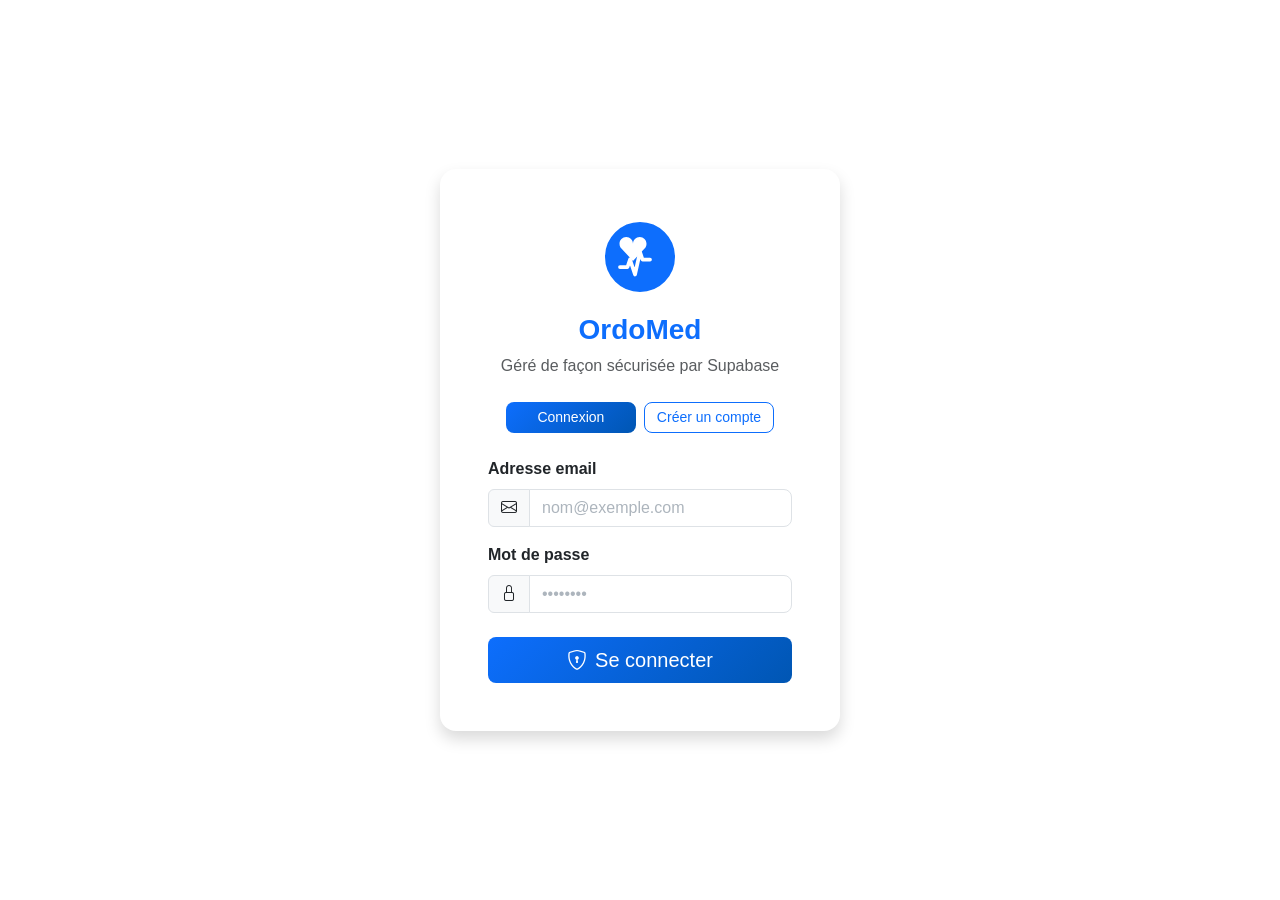
<file: index.html>
<!DOCTYPE html>
<html lang="fr" data-bs-theme="light">
<head>
    <meta charset="UTF-8">
    <meta name="viewport" content="width=device-width, initial-scale=1.0">
    <title>OrdoMed - Connexion / Inscription</title>
    
    <link rel="icon" type="image/svg+xml" href="images/favicon.svg">
    <link rel="icon" type="image/svg+xml" sizes="32x32" href="images/favicon-simple.svg">
    <link rel="apple-touch-icon" sizes="192x192" href="images/favicon-192.svg">
    
    <!-- Bootstrap 5 CSS -->
    <link href="https://cdn.jsdelivr.net/npm/bootstrap@5.3.2/dist/css/bootstrap.min.css" rel="stylesheet">
    <!-- Bootstrap Icons -->
    <link href="https://cdn.jsdelivr.net/npm/bootstrap-icons@1.11.1/font/bootstrap-icons.css" rel="stylesheet">
    <!-- Custom CSS original -->
    <link href="css/style.css" rel="stylesheet">
    
    <style>
        .login-page {
            min-height: 100vh;
            display: flex;
            align-items: center;
            justify-content: center;
            background-color: var(--bs-body-bg);
        }
        .login-card {
            width: 100%;
            max-width: 400px;
            border-radius: 1rem;
            box-shadow: 0 0.5rem 1rem rgba(0, 0, 0, 0.15);
        }
        .brand-logo {
            width: 80px;
            height: 80px;
            margin-bottom: 1rem;
        }
        .auth-tabs .btn { min-width: 130px; }
    </style>
</head>
<body class="login-page">
    <div class="container">
        <div class="card login-card mx-auto border-0">
            <div class="card-body p-4 p-md-5">
                <div class="text-center mb-4">
                    <img src="images/favicon.svg" alt="OrdoMed Logo" class="brand-logo">
                    <h2 class="h3 fw-bold text-primary">OrdoMed</h2>
                    <p class="text-muted">Géré de façon sécurisée par Supabase</p>
                </div>

                <div class="auth-tabs d-flex justify-content-center gap-2 mb-4">
                    <button type="button" id="tab-login" class="btn btn-primary btn-sm">Connexion</button>
                    <button type="button" id="tab-signup" class="btn btn-outline-primary btn-sm">Créer un compte</button>
                </div>

                <!-- CONNEXION -->
                <form id="login-form">
                    <div class="mb-3">
                        <label class="form-label" for="login-email">Adresse email</label>
                        <div class="input-group">
                            <span class="input-group-text"><i class="bi bi-envelope"></i></span>
                            <input type="email" id="login-email" class="form-control" placeholder="nom@exemple.com" required autocomplete="email">
                        </div>
                    </div>
                    <div class="mb-4">
                        <label class="form-label" for="login-password">Mot de passe</label>
                        <div class="input-group">
                            <span class="input-group-text"><i class="bi bi-lock"></i></span>
                            <input type="password" id="login-password" class="form-control" placeholder="••••••••" required minlength="6" autocomplete="current-password">
                        </div>
                    </div>
                    <div class="d-grid gap-2">
                        <button type="submit" id="login-btn" class="btn btn-primary btn-lg">
                            <i class="bi bi-shield-lock me-2"></i>Se connecter
                        </button>
                    </div>
                </form>

                <!-- CRÉATION DE COMPTE -->
                <form id="signup-form" style="display:none;">
                    <div class="mb-3">
                        <label class="form-label" for="signup-email">Adresse email</label>
                        <div class="input-group">
                            <span class="input-group-text"><i class="bi bi-envelope"></i></span>
                            <input type="email" id="signup-email" class="form-control" placeholder="nom@exemple.com" required autocomplete="email">
                        </div>
                    </div>
                    <div class="mb-3">
                        <label class="form-label" for="signup-password">Mot de passe</label>
                        <div class="input-group">
                            <span class="input-group-text"><i class="bi bi-lock"></i></span>
                            <input type="password" id="signup-password" class="form-control" placeholder="••••••••" required minlength="6" autocomplete="new-password">
                        </div>
                    </div>
                    <div class="mb-4">
                        <label class="form-label" for="signup-password2">Confirmer le mot de passe</label>
                        <div class="input-group">
                            <span class="input-group-text"><i class="bi bi-lock"></i></span>
                            <input type="password" id="signup-password2" class="form-control" placeholder="••••••••" required minlength="6" autocomplete="new-password">
                        </div>
                    </div>
                    <div class="d-grid gap-2">
                        <button type="submit" id="signup-btn" class="btn btn-primary btn-lg">
                            <i class="bi bi-person-plus me-2"></i>Créer mon compte
                        </button>
                    </div>
                </form>

                <div id="auth-msg" class="alert mt-3 mb-0" style="display: none;" role="alert"></div>
            </div>
        </div>
    </div>

    <script type="module" src="js/auth.js"></script>
</body>
</html>
</file>
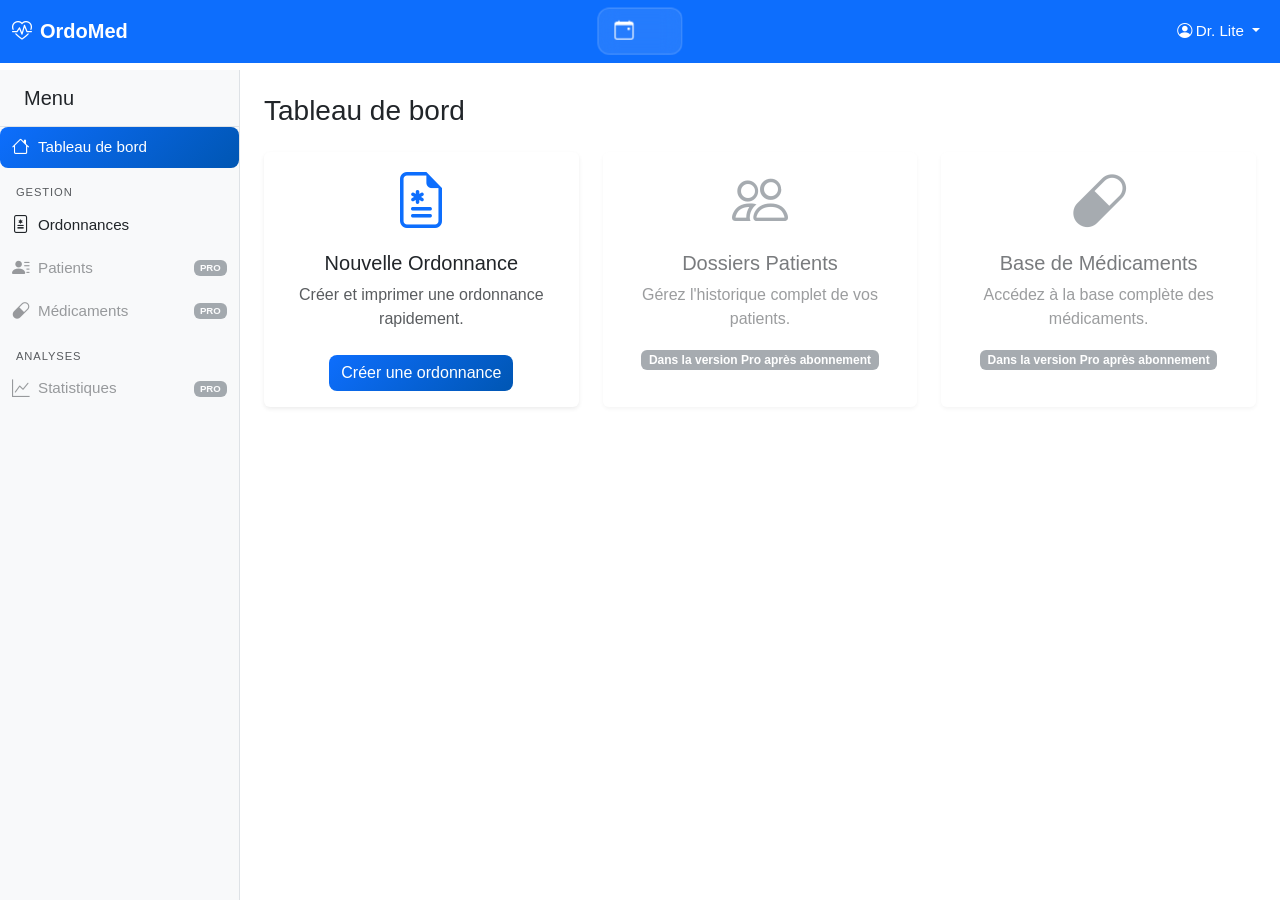
<file: dashboard.html>
<!DOCTYPE html>
<html lang="fr" data-bs-theme="light">
<head>
    <meta charset="UTF-8">
    <meta name="viewport" content="width=device-width, initial-scale=1.0">
    <title>OrdoMed - Tableau de bord</title>
    
    <link rel="icon" type="image/svg+xml" href="images/favicon.svg">
    <link rel="icon" type="image/svg+xml" sizes="32x32" href="images/favicon-simple.svg">
    <link rel="apple-touch-icon" sizes="192x192" href="images/favicon-192.svg">
    
    <!-- Bootstrap 5 CSS -->
    <link href="https://cdn.jsdelivr.net/npm/bootstrap@5.3.2/dist/css/bootstrap.min.css" rel="stylesheet">
    <!-- Bootstrap Icons -->
    <link href="https://cdn.jsdelivr.net/npm/bootstrap-icons@1.11.1/font/bootstrap-icons.css" rel="stylesheet">
    <!-- Custom CSS -->
    <link href="css/style.css" rel="stylesheet">
    
    <style>
        .pro-feature {
            opacity: 0.6;
            cursor: not-allowed;
        }
        .pro-feature > * {
            pointer-events: none;
        }
    </style>
</head>
<body data-bs-theme="light">
    <!-- Navigation -->
    <nav class="navbar navbar-expand-lg navbar-dark bg-primary fixed-top">
        <div class="container-fluid position-relative">
            <a class="navbar-brand fw-bold" href="dashboard.html">
                <i class="bi bi-heart-pulse me-2"></i>OrdoMed
            </a>
            
            <!-- Date Picker (desktop only) -->
            <div class="navbar-date-wrapper d-none d-lg-block">
                <div class="navbar-date-modern">
                    <div class="date-icon">
                        <i class="bi bi-calendar-event me-1"></i>
                    </div>
                    <div class="date-content">
                        <div class="date-month" id="date-d"></div>
                        <div class="date-month" id="date-m"></div>
                        <div class="date-month" id="date-y"></div>
                    </div>
                </div>
            </div>
            
            <!-- Mobile User Dropdown -->
            <div class="d-lg-none ms-auto">
                <div class="dropdown">
                    <a class="nav-link dropdown-toggle text-white d-flex align-items-center" href="#" role="button" data-bs-toggle="dropdown">
                        <i class="bi bi-person-circle me-1"></i>Dr. Lite
                    </a>
                    <ul class="dropdown-menu dropdown-menu-end">
                        <li><hr class="dropdown-divider"></li>
                        <li class="dropdown-item-text small text-warning">Version Lite</li>
                        <li><hr class="dropdown-divider"></li>
                        <li><a class="dropdown-item" href="#" id="logout-mobile">
                            <i class="bi bi-box-arrow-right me-2"></i>Déconnexion
                        </a></li>
                    </ul>
                </div>
            </div>
            
            <button class="navbar-toggler ms-2 sidebar-toggle" type="button">
                <span class="navbar-toggler-icon"></span>
            </button>
            
            <div class="collapse navbar-collapse justify-content-end" id="navbarNav">
                <ul class="navbar-nav ms-3">
                    <!-- User Dropdown (desktop) -->
                    <li class="nav-item dropdown d-none d-lg-block">
                        <a class="nav-link dropdown-toggle" href="#" role="button" data-bs-toggle="dropdown">
                            <i class="bi bi-person-circle me-1"></i>Dr. Lite
                        </a>
                        <ul class="dropdown-menu dropdown-menu-end">
                            <li><hr class="dropdown-divider"></li>
                            <li class="dropdown-item-text small text-warning">Version Lite</li>
                            <li><hr class="dropdown-divider"></li>
                            <li><a class="dropdown-item" href="#" id="logout-desktop">
                                <i class="bi bi-box-arrow-right me-2"></i>Déconnexion
                            </a></li>
                        </ul>
                    </li>
                </ul>
            </div>
        </div>
    </nav>

    <!-- Sidebar -->
    <div class="app-sidebar" id="sidebar">
        <div class="sidebar-header d-flex justify-content-between align-items-center">
            <h5 class="mb-0">Menu</h5>
            <button class="btn-close d-lg-none sidebar-close"></button>
        </div>
        <ul class="app-sidebar-nav list-unstyled mb-0">
            <li>
                <a href="dashboard.html" class="app-sidebar-link active">
                    <i class="bi bi-house me-2"></i>Tableau de bord
                </a>
            </li>
            <li class="mt-3 app-sidebar-header px-3 mb-1 text-muted text-uppercase small">Gestion</li>
            <li>
                <a href="ordonnance.html" class="app-sidebar-link">
                    <i class="bi bi-file-medical me-2"></i>Ordonnances
                </a>
            </li>
            <li class="pro-feature" title="Dans la version Pro après abonnement">
                <a href="#" class="app-sidebar-link text-muted">
                    <i class="bi bi-person-lines-fill me-2"></i>Patients
                    <span class="badge bg-secondary ms-auto" style="font-size: 0.6rem;">PRO</span>
                </a>
            </li>
            <li class="pro-feature" title="Dans la version Pro après abonnement">
                <a href="#" class="app-sidebar-link text-muted">
                    <i class="bi bi-capsule me-2"></i>Médicaments
                    <span class="badge bg-secondary ms-auto" style="font-size: 0.6rem;">PRO</span>
                </a>
            </li>
            
            <li class="mt-3 app-sidebar-header px-3 mb-1 text-muted text-uppercase small">Analyses</li>
            <li class="pro-feature" title="Dans la version Pro après abonnement">
                <a href="#" class="app-sidebar-link text-muted">
                    <i class="bi bi-graph-up me-2"></i>Statistiques
                    <span class="badge bg-secondary ms-auto" style="font-size: 0.6rem;">PRO</span>
                </a>
            </li>
        </ul>
    </div>

    <!-- Main Content -->
    <main class="main-content">
        <div class="p-3 p-md-4">
            <h1 class="h3 mb-4">Tableau de bord</h1>
            
            <div class="row g-4">
                <div class="col-md-4">
                    <div class="card h-100 shadow-sm">
                        <div class="card-body text-center">
                            <div class="display-4 text-primary mb-3"><i class="bi bi-file-earmark-medical"></i></div>
                            <h5 class="card-title">Nouvelle Ordonnance</h5>
                            <p class="card-text text-muted">Créer et imprimer une ordonnance rapidement.</p>
                            <a href="ordonnance.html" class="btn btn-primary mt-2">Créer une ordonnance</a>
                        </div>
                    </div>
                </div>

                <div class="col-md-4">
                    <div class="card h-100 shadow-sm pro-feature">
                        <div class="card-body text-center">
                            <div class="display-4 text-secondary mb-3"><i class="bi bi-people"></i></div>
                            <h5 class="card-title">Dossiers Patients</h5>
                            <p class="card-text text-muted">Gérez l'historique complet de vos patients.</p>
                            <span class="badge bg-secondary">Dans la version Pro après abonnement</span>
                        </div>
                    </div>
                </div>

                <div class="col-md-4">
                    <div class="card h-100 shadow-sm pro-feature">
                        <div class="card-body text-center">
                            <div class="display-4 text-secondary mb-3"><i class="bi bi-capsule"></i></div>
                            <h5 class="card-title">Base de Médicaments</h5>
                            <p class="card-text text-muted">Accédez à la base complète des médicaments.</p>
                            <span class="badge bg-secondary">Dans la version Pro après abonnement</span>
                        </div>
                    </div>
                </div>
            </div>
        <div class="modal fade" id="ordonnanceSettingsModal" tabindex="-1" aria-hidden="true">
      <div class="modal-dialog modal-lg modal-dialog-scrollable">
        <div class="modal-content">
          <div class="modal-header bg-primary text-white">
            <h5 class="modal-title">
              <i class="bi bi-gear me-2"></i>Paramètres d'ordonnance
            </h5>
            <button type="button" class="btn-close btn-close-white" data-bs-dismiss="modal" aria-label="Close"></button>
          </div>
          <form id="ordonnance-settings-form" method="post">
            
            <div class="modal-body" style="max-height: 70vh; overflow-y: auto;">
              <div id="settings-alert" class="alert d-none" role="alert"></div>

              <div class="row g-4">
                <!-- Form sections -->
                <div class="col-lg-12">

                  <!-- Type d'ordonnance -->
                  <div class="mb-3">
                    <label class="form-label fw-semibold" for="ordonnance_type">
                      <i class="bi bi-file-medical me-1"></i>Type d'ordonnance
                    </label>
                    <select name="ordonnance_type" class="form-select" id="ordonnance_type" required>
                      <option value="">Sélectionner un type</option>
                    </select>
                    <div class="form-text">Chaque type peut avoir ses propres réglages d'impression.</div>
                  </div>

                  <!-- Page & Marges -->
                  <div class="mb-2">
                    <div class="d-flex align-items-center mb-2">
                      <span class="badge text-bg-secondary me-2">1</span>
                      <h6 class="m-0">Page et marges</h6>
                    </div>
                    <div class="row g-1">
                      <div class="col-md-4">
                        <label class="form-label small" for="page_format">Format</label>
                        <select name="page_format" class="form-select" id="page_format">
                          <option value="A4">A4</option>
                          <option value="A5" selected>A5</option>
                          <option value="Letter">Letter</option>
                        </select>
                      </div>
                      <div class="col-md-4">
                        <label class="form-label small" for="orientation">Orientation</label>
                        <select name="orientation" class="form-select" id="orientation">
                          <option value="portrait" selected>Portrait</option>
                          <option value="landscape">Paysage</option>
                        </select>
                      </div>
                      <div class="col-md-4">
                        <label class="form-label small" for="header_spacer_cm">Espace entête (cm)</label>
                        <input type="number" name="header_spacer_cm" class="form-control" id="header_spacer_cm" value="4.5" min="0" max="15" step="0.1">
                      </div>
                    </div>
                    <div class="row g-1 mt-2">
                      <div class="col-3">
                        <label class="form-label small" for="margin_top">Marge haut (cm)</label>
                        <input type="number" name="margin_top" class="form-control" id="margin_top" value="0" min="0" max="5" step="0.1">
                      </div>
                      <div class="col-3">
                        <label class="form-label small" for="margin_right">Marge droite (cm)</label>
                        <input type="number" name="margin_right" class="form-control" id="margin_right" value="1" min="0" max="5" step="0.1">
                      </div>
                      <div class="col-3">
                        <label class="form-label small" for="margin_bottom">Marge bas (cm)</label>
                        <input type="number" name="margin_bottom" class="form-control" id="margin_bottom" value="0" min="0" max="5" step="0.1">
                      </div>
                      <div class="col-3">
                        <label class="form-label small" for="margin_left">Marge gauche (cm)</label>
                        <input type="number" name="margin_left" class="form-control" id="margin_left" value="1" min="0" max="5" step="0.1">
                      </div>
                    </div>
                    <div class="alert alert-info py-2 px-3 small mt-2 mb-0">
                      <i class="bi bi-info-circle me-1"></i>
                      Le format, l'orientation et les marges définissent la zone imprimable. L'espace entête rÚserve une bande en haut (logos/en-tÛtes) et n'affecte pas la position Y des éléments.
                    </div>
                  </div>

                  <!-- Position de la date -->
                  <div class="mb-2">
                    <div class="d-flex align-items-center mb-2">
                      <span class="badge text-bg-secondary me-2">2</span>
                      <h6 class="m-0">Position de la date</h6>
                      <i class="bi bi-question-circle ms-2" data-bs-toggle="tooltip" title="Réglez la distance depuis le haut de la page (cm) et l\'alignement horizontal."></i>
                    </div>
                    <div class="row g-1">
                      <div class="col-md-5">
                        <label class="form-label small" for="date_position_y">Position verticale (cm)</label>
                        <input type="number" name="date_position_y" class="form-control" id="date_position_y" value="4.5" min="0" max="20" step="0.1">
                      </div>
                      <div class="col-md-7">
                        <label class="form-label small" for="date_align">Alignement horizontal</label>
                        <select name="date_align" class="form-select" id="date_align">
                          <option value="left">Gauche</option>
                          <option value="center" selected>Centre</option>
                          <option value="right">Droite</option>
                        </select>
                      </div>
                    </div>
                  </div>

                  <!-- Position du patient -->
                  <div class="mb-2">
                    <div class="d-flex align-items-center mb-2">
                      <span class="badge text-bg-secondary me-2">3</span>
                      <h6 class="m-0">Position du patient</h6>
                      <i class="bi bi-question-circle ms-2" data-bs-toggle="tooltip" title="Réglez la position verticale et l\'alignement du nom du patient."></i>
                    </div>
                    <div class="row g-1">
                      <div class="col-md-5">
                        <label class="form-label small" for="patient_position_y">Position verticale (cm)</label>
                        <input type="number" name="patient_position_y" class="form-control" id="patient_position_y" value="5.5" min="0" max="20" step="0.1">
                      </div>
                      <div class="col-md-7">
                        <label class="form-label small" for="patient_align">Alignement horizontal</label>
                        <select name="patient_align" class="form-select" id="patient_align">
                          <option value="left">Gauche</option>
                          <option value="center" selected>Centre</option>
                          <option value="right">Droite</option>
                        </select>
                      </div>
                    </div>
                  </div>

                  <!-- Code APCI -->
                  <div class="mb-2">
                    <div class="d-flex align-items-center mb-2">
                      <span class="badge text-bg-secondary me-2">4</span>
                      <h6 class="m-0">Code APCI</h6>
                      <i class="bi bi-question-circle ms-2" data-bs-toggle="tooltip" title="Réglez la position du code APCI et son alignement, et choisissez si le libellé doit Ûtre affiché."></i>
                    </div>
                    <div class="row g-1">
                      <div class="col-md-5">
                        <label class="form-label small" for="apci_position_y">Position verticale (cm)</label>
                        <input type="number" name="apci_position_y" class="form-control" id="apci_position_y" value="6.5" min="0" max="25" step="0.1">
                      </div>
                      <div class="col-md-4">
                        <label class="form-label small" for="apci_align">Alignement horizontal</label>
                        <select name="apci_align" class="form-select" id="apci_align">
                          <option value="left">Gauche</option>
                          <option value="center" selected>Centre</option>
                          <option value="right">Droite</option>
                        </select>
                      </div>
                      <div class="col-md-3 d-flex align-items-end">
                        <div class="form-check">
                          <input class="form-check-input" type="checkbox" id="apci_show_label" name="apci_show_label" checked>
                          <label class="form-check-label" for="apci_show_label">Afficher le libellé</label>
                        </div>
                      </div>
                    </div>
                  </div>

                  <!-- Médicaments -->
                    <div class="mb-2">
                      <div class="d-flex align-items-center mb-2">
                        <span class="badge text-bg-secondary me-2">5</span>
                        <h6 class="m-0">Médicaments</h6>
                        <i class="bi bi-question-circle ms-2" data-bs-toggle="tooltip" title="Définissez la position de départ des lignes de médicaments et le nombre maximal par page."></i>
                      </div>
                      <div class="row g-1">
                        <div class="col-md-6">
                          <label class="form-label small" for="medications_position_y">Position des médicaments (cm)</label>
                          <input type="number" name="medications_position_y" class="form-control" id="medications_position_y" value="7.5" min="0" max="25" step="0.1">
                        </div>
                        <div class="col-md-6">
                          <label class="form-label small" for="max_medications">Médicaments max/page</label>
                          <input type="number" name="max_medications" class="form-control" id="max_medications" value="7" min="1" max="20">
                        </div>
                      </div>
                    </div>
                </div>
              </div>
            </div>
            <div class="modal-footer bg-light border-top">
              <button type="button" class="btn btn-secondary" data-bs-dismiss="modal">
                <i class="bi bi-x-lg me-1"></i>Annuler
              </button>
              <button type="submit" class="btn btn-primary">
                <span class="spinner-border spinner-border-sm me-2 d-none" role="status" aria-hidden="true" id="settings-spinner"></span>
                <i class="bi bi-check-lg me-1"></i>Sauvegarder
              </button>
            </div>
          </form>
        </div>
      </div>
    </div>
    </main>
    </div>

    <script type="module">
        import { supabase, checkAuth } from './js/app.js';

        // Sidebar toggle logic
        document.querySelector('.sidebar-toggle')?.addEventListener('click', () => {
            document.getElementById('sidebar').classList.toggle('show');
        });
        document.querySelector('.sidebar-close')?.addEventListener('click', () => {
            document.getElementById('sidebar').classList.remove('show');
        });

        // Date display
        const d = new Date();
        const months = ['Jan', 'Fév', 'Mar', 'Avr', 'Mai', 'Juin', 'Juil', 'Août', 'Sep', 'Oct', 'Nov', 'Déc'];
        document.getElementById('date-d').textContent = d.getDate().toString().padStart(2, '0');
        document.getElementById('date-m').textContent = months[d.getMonth()];
        document.getElementById('date-y').textContent = d.getFullYear();

        // Auth
        await checkAuth();
        const doLogout = async () => {
            await supabase.auth.signOut();
            window.location.href = 'index.html';
        };
        document.getElementById('logout-mobile')?.addEventListener('click', doLogout);
        document.getElementById('logout-desktop')?.addEventListener('click', doLogout);
    </script>
    <script src="https://cdn.jsdelivr.net/npm/bootstrap@5.3.2/dist/js/bootstrap.bundle.min.js"></script>
</body>
</html>
</file>
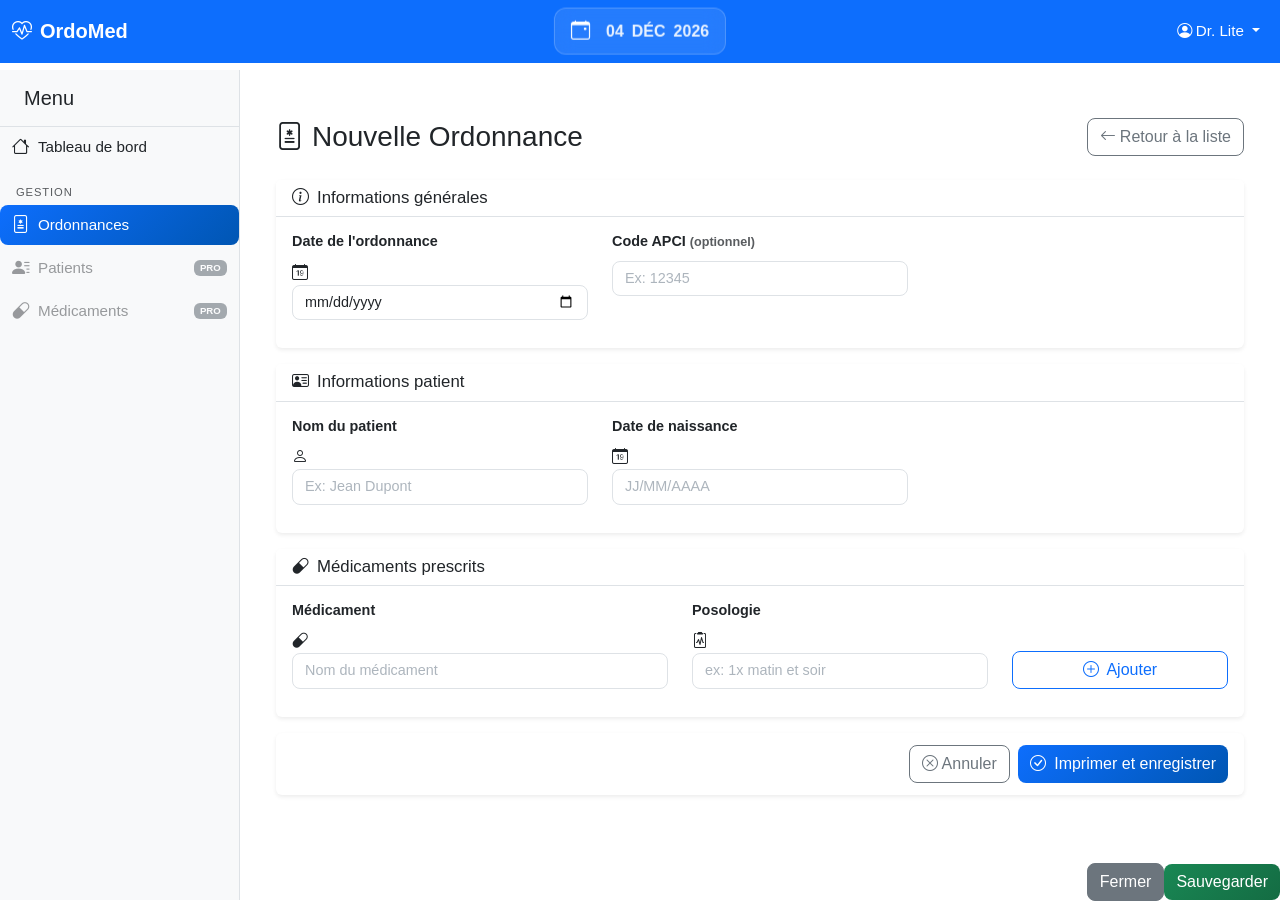
<file: ordonnance.html>
<!DOCTYPE html>
<html lang="fr" data-bs-theme="light">
<head>
    <meta charset="UTF-8">
    <meta name="viewport" content="width=device-width, initial-scale=1.0">
    <title>Ordonnance - OrdoMed</title>
    
    <link rel="icon" type="image/svg+xml" href="images/favicon.svg">
    <link rel="icon" type="image/svg+xml" sizes="32x32" href="images/favicon-simple.svg">
    <link rel="apple-touch-icon" sizes="192x192" href="images/favicon-192.svg">
    
    <link href="https://cdn.jsdelivr.net/npm/bootstrap@5.3.2/dist/css/bootstrap.min.css" rel="stylesheet">
    <link href="https://cdn.jsdelivr.net/npm/bootstrap-icons@1.11.1/font/bootstrap-icons.css" rel="stylesheet">
    <link href="css/style.css" rel="stylesheet">
    
    <style>
        .pro-feature { opacity: 0.6; cursor: not-allowed; }
        .pro-feature > * { pointer-events: none; }
        
        @media print {
            body * { visibility: hidden; }
            #print-area, #print-area * { visibility: visible; }
            #print-area { position: absolute; left: 0; top: 0; width: 100%; margin: 0; padding: 0; }
            .no-print { display: none !important; }
        }
        
        .print-preview {
            background: white;
            box-shadow: 0 0 10px rgba(0,0,0,0.1);
            min-height: 297mm; /* A4 */
            width: 210mm;
            margin: 0 auto;
            position: relative;
            transform: scale(0.65);
            transform-origin: top center;
        }
    </style>
</head>
<body data-bs-theme="light">
    <!-- Navigation -->
    <nav class="navbar navbar-expand-lg navbar-dark bg-primary fixed-top no-print">
        <div class="container-fluid position-relative">
            <a class="navbar-brand fw-bold" href="dashboard.html">
                <i class="bi bi-heart-pulse me-2"></i>OrdoMed
            </a>
            
            <!-- Date Picker (desktop only) -->
            <div class="navbar-date-wrapper d-none d-lg-block">
                <div class="navbar-date-modern">
                    <div class="date-icon">
                        <i class="bi bi-calendar-event me-1"></i>
                    </div>
                    <div class="date-content">
                        <div class="date-month" id="date-d"></div>
                        <div class="date-month" id="date-m"></div>
                        <div class="date-month" id="date-y"></div>
                    </div>
                </div>
            </div>
            
            <!-- Mobile User Dropdown -->
            <div class="d-lg-none ms-auto">
                <div class="dropdown">
                    <a class="nav-link dropdown-toggle text-white d-flex align-items-center" href="#" role="button" data-bs-toggle="dropdown">
                        <i class="bi bi-person-circle me-1"></i>Dr. Lite
                    </a>
                    <ul class="dropdown-menu dropdown-menu-end">
                        <li><a class="dropdown-item" href="#" data-bs-toggle="modal" data-bs-target="#ordonnanceSettingsModal">
                            <i class="bi bi-gear me-2"></i>Paramètres ordonnance
                        </a></li>
                        <li><hr class="dropdown-divider"></li>
                        <li class="dropdown-item-text small text-warning">Version Lite</li>
                        <li><hr class="dropdown-divider"></li>
                        <li><a class="dropdown-item" href="#" id="logout-mobile">
                            <i class="bi bi-box-arrow-right me-2"></i>Déconnexion
                        </a></li>
                    </ul>
                </div>
            </div>
            
            <button class="navbar-toggler ms-2 sidebar-toggle" type="button">
                <span class="navbar-toggler-icon"></span>
            </button>
            
            <div class="collapse navbar-collapse justify-content-end" id="navbarNav">
                <ul class="navbar-nav ms-3">
                    <!-- User Dropdown (desktop) -->
                    <li class="nav-item dropdown d-none d-lg-block">
                        <a class="nav-link dropdown-toggle" href="#" role="button" data-bs-toggle="dropdown">
                            <i class="bi bi-person-circle me-1"></i>Dr. Lite
                        </a>
                        <ul class="dropdown-menu dropdown-menu-end">
                            <li><a class="dropdown-item" href="#" data-bs-toggle="modal" data-bs-target="#ordonnanceSettingsModal">
                                <i class="bi bi-gear me-2"></i>Paramètres ordonnance
                            </a></li>
                            <li><hr class="dropdown-divider"></li>
                            <li class="dropdown-item-text small text-warning">Version Lite</li>
                            <li><hr class="dropdown-divider"></li>
                            <li><a class="dropdown-item" href="#" id="logout-desktop">
                                <i class="bi bi-box-arrow-right me-2"></i>Déconnexion
                            </a></li>
                        </ul>
                    </li>
                </ul>
            </div>
        </div>
    </nav>

    <!-- Sidebar -->
    <div class="app-sidebar no-print" id="sidebar">
        <div class="sidebar-header d-flex justify-content-between align-items-center">
            <h5 class="mb-0">Menu</h5>
            <button class="btn-close d-lg-none sidebar-close"></button>
        </div>
        <ul class="app-sidebar-nav list-unstyled mb-0">
            <li>
                <a href="dashboard.html" class="app-sidebar-link">
                    <i class="bi bi-house me-2"></i>Tableau de bord
                </a>
            </li>
            <li class="mt-3 app-sidebar-header px-3 mb-1 text-muted text-uppercase small">Gestion</li>
            <li>
                <a href="ordonnance.html" class="app-sidebar-link active">
                    <i class="bi bi-file-medical me-2"></i>Ordonnances
                </a>
            </li>
            <li class="pro-feature" title="Dans la version Pro après abonnement">
                <a href="#" class="app-sidebar-link text-muted">
                    <i class="bi bi-person-lines-fill me-2"></i>Patients
                    <span class="badge bg-secondary ms-auto" style="font-size: 0.6rem;">PRO</span>
                </a>
            </li>
            <li class="pro-feature" title="Dans la version Pro après abonnement">
                <a href="#" class="app-sidebar-link text-muted">
                    <i class="bi bi-capsule me-2"></i>Médicaments
                    <span class="badge bg-secondary ms-auto" style="font-size: 0.6rem;">PRO</span>
                </a>
            </li>
        </ul>
    </div>

    <!-- Main Content -->
    <main class="main-content p-3 p-md-4">
        <div class="container-fluid page-compact" id="ordonnance-create-main">
            <div class="d-flex justify-content-between align-items-center mb-4 no-print">
                <h1 class="h3 mb-0">
                    <i class="bi bi-file-medical me-2"></i>Nouvelle Ordonnance
                </h1>
                <div class="d-flex gap-2">
                    <a href="dashboard.html" class="btn btn-outline-secondary">
                        <i class="bi bi-arrow-left me-1"></i>Retour à la liste
                    </a>
                </div>
            </div>

            <div class="no-print">
                <!-- Informations générales -->
                <div class="card mb-3">
                    <div class="card-header bg-white">
                        <h5 class="mb-0">
                            <i class="bi bi-info-circle me-2"></i>Informations générales
                        </h5>
                    </div>
                    <div class="card-body">
                        <div class="row">
                            <div class="col-md-4 mb-3">
                                <label class="form-label">Date de l'ordonnance</label>
                                <div class="custom-combobox">
                                    <i class="bi bi-calendar-date combobox-icon"></i>
                                    <input type="date" id="ordo-date" class="form-control" value="">
                                </div>
                            </div>
                            <div class="col-md-4 mb-3">
                                <label class="form-label">Code APCI <span class="text-muted small">(optionnel)</span></label>
                                <div class="input-group">
                                    <input type="text" id="code-apci" class="form-control" placeholder="Ex: 12345">
                                </div>
                            </div>
                        </div>
                    </div>
                </div>

                <!-- Informations patient -->
                <div class="card mb-3">
                    <div class="card-header bg-white">
                        <h5 class="mb-0">
                            <i class="bi bi-person-vcard me-2"></i>Informations patient
                        </h5>
                    </div>
                    <div class="card-body">
                        <div class="row">
                            <div class="col-md-4 mb-3">
                                <label class="form-label">Nom du patient</label>
                                <div class="custom-combobox">
                                    <i class="bi bi-person combobox-icon"></i>
                                    <input type="text" id="patient-name" class="form-control" placeholder="Ex: Jean Dupont">
                                </div>
                            </div>
                            <div class="col-md-4 mb-3">
                                <label class="form-label">Date de naissance</label>
                                <div class="custom-combobox">
                                    <i class="bi bi-calendar-date combobox-icon"></i>
                                    <input type="text" id="patient_birth_date" class="form-control" placeholder="JJ/MM/AAAA">
                                </div>
                            </div>
                        </div>
                    </div>
                </div>

                <!-- Médicaments prescrits -->
                <div class="card mb-3">
                    <div class="card-header bg-white d-flex justify-content-between align-items-center">
                        <h5 class="mb-0">
                            <i class="bi bi-capsule me-2"></i>Médicaments prescrits
                        </h5>
                    </div>
                    <div class="card-body">
                        <div class="row align-items-end mb-3">
                            <div class="col-md-5 mb-3 mb-md-0">
                                <label class="form-label">Médicament</label>
                                <div class="custom-combobox">
                                    <i class="bi bi-capsule combobox-icon"></i>
                                    <input type="text" id="med-name" class="form-control" placeholder="Nom du médicament">
                                </div>
                            </div>
                            <div class="col-md-4 mb-3 mb-md-0">
                                <label class="form-label">Posologie</label>
                                <div class="custom-combobox">
                                    <i class="bi bi-clipboard2-pulse combobox-icon"></i>
                                    <input type="text" id="med-posologie" class="form-control" placeholder="ex: 1x matin et soir">
                                </div>
                            </div>
                            <div class="col-md-3">
                                <button id="add-med-btn" class="btn btn-outline-primary w-100">
                                    <i class="bi bi-plus-circle me-1"></i> Ajouter
                                </button>
                            </div>
                        </div>
                        <ul id="med-list" class="list-group list-group-flush mb-0"></ul>
                    </div>
                </div>

                <!-- Submit -->
                <div class="card">
                    <div class="card-body">
                        <div class="d-flex justify-content-end gap-2">
                            <a href="dashboard.html" class="btn btn-outline-secondary">
                                <i class="bi bi-x-circle me-1"></i>Annuler
                            </a>
                            <button id="save-print-btn" class="btn btn-primary">
                                <i class="bi bi-check-circle me-1"></i> Imprimer et enregistrer
                            </button>
                        </div>
                    </div>
                </div>
            </div>

            <!-- Print live view (hidden until print) -->
            <div id="print-area" class="print-preview no-print-screen" style="display: none;">
                <div id="preview-date" style="position: absolute; width: 100%; text-align: center;"></div>
                <div id="preview-patient" style="position: absolute; width: 100%; text-align: center; font-weight: 500; font-size: 1.2rem;"></div>
                <div id="preview-apci" style="position: absolute; width: 100%; text-align: center; font-weight: 500;"></div>
                <div id="preview-meds" style="position: absolute; width: 100%; padding: 0 2cm;"></div>
            </div>
        </div>
    </main>

    <div class="modal fade" id="ordonnanceSettingsModal" tabindex="-1" aria-hidden="true">
      <div class="modal-dialog modal-lg modal-dialog-scrollable">
        <div class="modal-content">
          <div class="modal-header bg-primary text-white">
            <h5 class="modal-title">
              <i class="bi bi-gear me-2"></i>Paramètres d'ordonnance
            </h5>
            <button type="button" class="btn-close btn-close-white" data-bs-dismiss="modal" aria-label="Close"></button>
          </div>
          <form id="ordonnance-settings-form" method="post">
            
            <div class="modal-body" style="max-height: 70vh; overflow-y: auto;">
              <div id="settings-alert" class="alert d-none" role="alert"></div>

              <div class="row g-4">
                <!-- Form sections -->
                <div class="col-lg-12">

                  <!-- Type d'ordonnance -->
                  <div class="mb-3">
                    <label class="form-label fw-semibold" for="ordonnance_type">
                      <i class="bi bi-file-medical me-1"></i>Type d'ordonnance
                    </label>
                    <select name="ordonnance_type" class="form-select" id="ordonnance_type" required>
                      <option value="">Sélectionner un type</option>
                    </select>
                    <div class="form-text">Chaque type peut avoir ses propres réglages d'impression.</div>
                  </div>

                  <!-- Page & Marges -->
                  <div class="mb-2">
                    <div class="d-flex align-items-center mb-2">
                      <span class="badge text-bg-secondary me-2">1</span>
                      <h6 class="m-0">Page et marges</h6>
                    </div>
                    <div class="row g-1">
                      <div class="col-md-4">
                        <label class="form-label small" for="page_format">Format</label>
                        <select name="page_format" class="form-select" id="page_format">
                          <option value="A4">A4</option>
                          <option value="A5" selected>A5</option>
                          <option value="Letter">Letter</option>
                        </select>
                      </div>
                      <div class="col-md-4">
                        <label class="form-label small" for="orientation">Orientation</label>
                        <select name="orientation" class="form-select" id="orientation">
                          <option value="portrait" selected>Portrait</option>
                          <option value="landscape">Paysage</option>
                        </select>
                      </div>
                      <div class="col-md-4">
                        <label class="form-label small" for="header_spacer_cm">Espace entête (cm)</label>
                        <input type="number" name="header_spacer_cm" class="form-control" id="header_spacer_cm" value="4.5" min="0" max="15" step="0.1">
                      </div>
                    </div>
                    <div class="row g-1 mt-2">
                      <div class="col-3">
                        <label class="form-label small" for="margin_top">Marge haut (cm)</label>
                        <input type="number" name="margin_top" class="form-control" id="margin_top" value="0" min="0" max="5" step="0.1">
                      </div>
                      <div class="col-3">
                        <label class="form-label small" for="margin_right">Marge droite (cm)</label>
                        <input type="number" name="margin_right" class="form-control" id="margin_right" value="1" min="0" max="5" step="0.1">
                      </div>
                      <div class="col-3">
                        <label class="form-label small" for="margin_bottom">Marge bas (cm)</label>
                        <input type="number" name="margin_bottom" class="form-control" id="margin_bottom" value="0" min="0" max="5" step="0.1">
                      </div>
                      <div class="col-3">
                        <label class="form-label small" for="margin_left">Marge gauche (cm)</label>
                        <input type="number" name="margin_left" class="form-control" id="margin_left" value="1" min="0" max="5" step="0.1">
                      </div>
                    </div>
                    <div class="alert alert-info py-2 px-3 small mt-2 mb-0">
                      <i class="bi bi-info-circle me-1"></i>
                      Le format, l'orientation et les marges définissent la zone imprimable. L'espace entête rÚserve une bande en haut (logos/en-tÛtes) et n'affecte pas la position Y des éléments.
                    </div>
                  </div>

                  <!-- Position de la date -->
                  <div class="mb-2">
                    <div class="d-flex align-items-center mb-2">
                      <span class="badge text-bg-secondary me-2">2</span>
                      <h6 class="m-0">Position de la date</h6>
                      <i class="bi bi-question-circle ms-2" data-bs-toggle="tooltip" title="Réglez la distance depuis le haut de la page (cm) et l\'alignement horizontal."></i>
                    </div>
                    <div class="row g-1">
                      <div class="col-md-5">
                        <label class="form-label small" for="date_position_y">Position verticale (cm)</label>
                        <input type="number" name="date_position_y" class="form-control" id="date_position_y" value="4.5" min="0" max="20" step="0.1">
                      </div>
                      <div class="col-md-7">
                        <label class="form-label small" for="date_align">Alignement horizontal</label>
                        <select name="date_align" class="form-select" id="date_align">
                          <option value="left">Gauche</option>
                          <option value="center" selected>Centre</option>
                          <option value="right">Droite</option>
                        </select>
                      </div>
                    </div>
                  </div>

                  <!-- Position du patient -->
                  <div class="mb-2">
                    <div class="d-flex align-items-center mb-2">
                      <span class="badge text-bg-secondary me-2">3</span>
                      <h6 class="m-0">Position du patient</h6>
                      <i class="bi bi-question-circle ms-2" data-bs-toggle="tooltip" title="Réglez la position verticale et l\'alignement du nom du patient."></i>
                    </div>
                    <div class="row g-1">
                      <div class="col-md-5">
                        <label class="form-label small" for="patient_position_y">Position verticale (cm)</label>
                        <input type="number" name="patient_position_y" class="form-control" id="patient_position_y" value="5.5" min="0" max="20" step="0.1">
                      </div>
                      <div class="col-md-7">
                        <label class="form-label small" for="patient_align">Alignement horizontal</label>
                        <select name="patient_align" class="form-select" id="patient_align">
                          <option value="left">Gauche</option>
                          <option value="center" selected>Centre</option>
                          <option value="right">Droite</option>
                        </select>
                      </div>
                    </div>
                  </div>

                  <!-- Code APCI -->
                  <div class="mb-2">
                    <div class="d-flex align-items-center mb-2">
                      <span class="badge text-bg-secondary me-2">4</span>
                      <h6 class="m-0">Code APCI</h6>
                      <i class="bi bi-question-circle ms-2" data-bs-toggle="tooltip" title="Réglez la position du code APCI et son alignement, et choisissez si le libellé doit Ûtre affiché."></i>
                    </div>
                    <div class="row g-1">
                      <div class="col-md-5">
                        <label class="form-label small" for="apci_position_y">Position verticale (cm)</label>
                        <input type="number" name="apci_position_y" class="form-control" id="apci_position_y" value="6.5" min="0" max="25" step="0.1">
                      </div>
                      <div class="col-md-4">
                        <label class="form-label small" for="apci_align">Alignement horizontal</label>
                        <select name="apci_align" class="form-select" id="apci_align">
                          <option value="left">Gauche</option>
                          <option value="center" selected>Centre</option>
                          <option value="right">Droite</option>
                        </select>
                      </div>
                      <div class="col-md-3 d-flex align-items-end">
                        <div class="form-check">
                          <input class="form-check-input" type="checkbox" id="apci_show_label" name="apci_show_label" checked>
                          <label class="form-check-label" for="apci_show_label">Afficher le libellé</label>
                        </div>
                      </div>
                    </div>
                  </div>

                  <!-- Médicaments -->
                    <div class="mb-2">
                      <div class="d-flex align-items-center mb-2">
                        <span class="badge text-bg-secondary me-2">5</span>
                        <h6 class="m-0">Médicaments</h6>
                        <i class="bi bi-question-circle ms-2" data-bs-toggle="tooltip" title="Définissez la position de départ des lignes de médicaments et le nombre maximal par page."></i>
                      </div>
                      <div class="row g-1">
                        <div class="col-md-6">
                          <label class="form-label small" for="medications_position_y">Position des médicaments (cm)</label>
                          <input type="number" name="medications_position_y" class="form-control" id="medications_position_y" value="7.5" min="0" max="25" step="0.1">
                        </div>
                        <div class="col-md-6">
                          <label class="form-label small" for="max_medications">Médicaments max/page</label>
                          <input type="number" name="max_medications" class="form-control" id="max_medications" value="7" min="1" max="20">
                        </div>
                      </div>
                    </div>
                </div>
              </div>
            </div>
            <div class="modal-footer bg-light border-top">
              <button type="button" class="btn btn-secondary" data-bs-dismiss="modal">
                <i class="bi bi-x-lg me-1"></i>Annuler
              </button>
              <button type="submit" class="btn btn-primary">
                <span class="spinner-border spinner-border-sm me-2 d-none" role="status" aria-hidden="true" id="settings-spinner"></span>
                <i class="bi bi-check-lg me-1"></i>Sauvegarder
              </button>
            </div>
          </form>
        </div>
      </div>
    </div>

                <div class="modal-footer">
                    <button type="button" class="btn btn-secondary" data-bs-dismiss="modal">Fermer</button>
                    <button id="save-settings-btn" class="btn btn-success" data-bs-dismiss="modal">Sauvegarder</button>
                </div>
            </div>
        </div>
    </div>

    <script type="module" src="js/ordonnance.js"></script>
    <script src="https://cdn.jsdelivr.net/npm/bootstrap@5.3.2/dist/js/bootstrap.bundle.min.js"></script>
    <script>
        // Sidebar toggle logic
        document.querySelector('.sidebar-toggle')?.addEventListener('click', () => {
            document.getElementById('sidebar').classList.toggle('show');
        });
        document.querySelector('.sidebar-close')?.addEventListener('click', () => {
            document.getElementById('sidebar').classList.remove('show');
        });
        
        // Date display
        const d = new Date();
        const months = ['Jan', 'Fév', 'Mar', 'Avr', 'Mai', 'Juin', 'Juil', 'Août', 'Sep', 'Oct', 'Nov', 'Déc'];
        document.getElementById('date-d').textContent = d.getDate().toString().padStart(2, '0');
        document.getElementById('date-m').textContent = months[d.getMonth()];
        document.getElementById('date-y').textContent = d.getFullYear();
    </script>
</body>
</html>
</file>
<file: css/style.css>
/* OrdoMed Custom Styles */

:root {
    --primary-color: #0d6efd;
    --secondary-color: #6c757d;
    --success-color: #198754;
    --danger-color: #dc3545;
    --warning-color: #ffc107;
    --info-color: #0dcaf0;
    --light-color: #f8f9fa;
    --dark-color: #212529;
    --sidebar-width: 240px;
    --navbar-height: 70px;
}
.navbar-date-pill {
    display: flex;
    align-items: center;
    padding: 0.4rem 0.8rem;
    background: rgba(255, 255, 255, 0.15);
    border-radius: 50px;
    font-size: 0.875rem;
    font-weight: 500;
}

#navbar-date-display {
    font-family: monospace;
    letter-spacing: 0.5px;
}
/* Dark theme variables */
[data-bs-theme="dark"] {
    --bs-body-bg: #1a1a1a;
    --bs-body-color: #e9ecef;
    --bs-border-color: #495057;
}

/* Body and Layout */
body {
    font-family: 'Segoe UI', Tahoma, Geneva, Verdana, sans-serif;
    background-color: var(--bs-body-bg);
    color: var(--bs-body-color);
    min-height: 100vh;
    display: flex;
    flex-direction: column;
}
/* Proposition 1 : Badge moderne */
.navbar-date-modern {
    display: flex;
    align-items: center;
    gap: 0.75rem;
    padding: 0.5rem 1rem;
    background: rgba(255, 255, 255, 0.1);
    border-radius: 12px;
    border: 1px solid rgba(255, 255, 255, 0.2);
    backdrop-filter: blur(10px);
    cursor: default;
    transition: all 0.3s ease;
}

.navbar-date-modern:hover {
    background: rgba(255, 255, 255, 0.15);
    transform: translateY(-1px);
}

.date-icon {
    font-size: 1.2rem;
    color: #fff;
}

.date-content {
    display: flex;
    align-items: center;
    gap: 0.5rem;
    color: #fff;
}

.date-day {
    font-size: 1.5rem;
    font-weight: 700;
    line-height: 1;
}

.date-month {
    font-size: 1rem;
    font-weight: 600;
    text-transform: uppercase;
    opacity: 0.9;
}

.date-year {
    font-size: 0.8rem;
    opacity: 0.7;
}

/* Proposition 2 : Timeline */
.date-timeline {
    display: flex;
    align-items: center;
    padding: 0.6rem 1rem;
    background: rgba(255, 255, 255, 0.08);
    border-radius: 8px;
    color: #fff;
    font-weight: 500;
    cursor: default;
    transition: all 0.3s ease;
    border-left: 3px solid rgba(255, 255, 255, 0.3);
}

.date-timeline:hover {
    background: rgba(255, 255, 255, 0.12);
    border-left-color: rgba(255, 255, 255, 0.6);
}

.date-text {
    font-size: 0.85rem;
    opacity: 0.9;
}

.date-separator {
    width: 1px;
    height: 20px;
    background: rgba(255, 255, 255, 0.3);
    margin: 0 0.75rem;
}

.date-main {
    font-family: 'SF Mono', monospace;
    font-size: 0.9rem;
    font-weight: 600;
}

/* Proposition 3 : Carte */
.date-card {
    background: rgba(255, 255, 255, 0.1);
    border-radius: 8px;
    padding: 0.5rem;
    border: 1px solid rgba(255, 255, 255, 0.15);
    cursor: default;
    transition: all 0.3s ease;
    min-width: 120px;
}

.date-card:hover {
    background: rgba(255, 255, 255, 0.15);
    transform: translateY(-2px);
    box-shadow: 0 4px 12px rgba(0, 0, 0, 0.1);
}

.date-card-header {
    display: flex;
    align-items: center;
    justify-content: center;
    gap: 0.25rem;
    font-size: 0.7rem;
    opacity: 0.8;
    color: #fff;
    margin-bottom: 0.25rem;
}

.date-card-body {
    text-align: center;
    font-size: 0.9rem;
    font-weight: 600;
    color: #fff;
    font-family: monospace;
}

/* Proposition 4 : Flip animé */
.date-flip {
    display: flex;
    align-items: center;
    gap: 0.75rem;
    padding: 0.6rem 1rem;
    background: rgba(255, 255, 255, 0.1);
    border-radius: 10px;
    cursor: default;
    transition: all 0.3s ease;
    position: relative;
    overflow: hidden;
}

.date-flip::before {
    content: '';
    position: absolute;
    top: 0;
    left: -100%;
    width: 100%;
    height: 100%;
    background: linear-gradient(90deg, transparent, rgba(255, 255, 255, 0.1), transparent);
    transition: left 0.6s ease;
}

.date-flip:hover::before {
    left: 100%;
}

.date-flip:hover {
    background: rgba(255, 255, 255, 0.15);
}

.flip-icon {
    font-size: 1.1rem;
    color: #fff;
}

.flip-date {
    color: #fff;
    font-weight: 600;
}

.flip-day {
    font-size: 1.3rem;
    font-weight: 700;
    color: #fff;
}

.flip-rest {
    font-size: 0.9rem;
    opacity: 0.9;
}

.main-content {
    margin-top: var(--navbar-height); /* Account for fixed navbar */
    margin-left: var(--sidebar-width); /* Space for left sidebar when authenticated */
    flex: 1;
    padding-bottom: 60px; /* Account for footer */
}

/* Sidebar */
.app-sidebar {
    position: fixed;
    top: var(--navbar-height);
    left: 0;
    width: var(--sidebar-width);
    height: calc(100vh - var(--navbar-height));
    background-color: var(--bs-light);
    border-right: 1px solid var(--bs-border-color);
    z-index: 1030;
    transition: transform 0.3s ease-in-out;
    overflow-y: auto;
    transform: translateX(0);
}

/* Show sidebar when toggled */
.app-sidebar.show {
    transform: translateX(0);
    box-shadow: 2px 0 10px rgba(0, 0, 0, 0.1);
}

.app-sidebar-inner {
    height: 100%;
}

.app-sidebar-header {
    font-size: 0.7rem;
    letter-spacing: 0.08em;
}

.app-sidebar-nav {
    padding-left: 0;
}

.app-sidebar-link {
    display: flex;
    align-items: center;
    padding: 0.45rem 0.75rem;
    margin-bottom: 0.15rem;
    border-radius: 0.5rem;
    color: var(--bs-body-color);
    text-decoration: none;
    font-size: 0.95rem;
    font-weight: 500;
    transition: background-color 0.15s ease, color 0.15s ease, transform 0.1s ease;
}

.app-sidebar-link i {
    font-size: 1.1rem;
}

.app-sidebar-link:hover {
    background-color: rgba(13, 110, 253, 0.08);
    color: var(--primary-color);
    transform: translateX(1px);
}

.app-sidebar-link.active {
    background: linear-gradient(135deg, var(--primary-color), #0056b3);
    color: #fff;
}

@media (max-width: 768px) {
    .main-content {
        margin-left: 0;
    }

    .app-sidebar {
        width: 220px;
    }
}

/* Navigation */
.navbar-brand {
    font-size: 1.25rem;
}

.nav-link {
    transition: all 0.3s ease;
}

.nav-link:hover {
    background-color: rgba(255, 255, 255, 0.1);
    border-radius: 0.375rem;
}

.navbar.navbar-dark.bg-primary {
    padding-top: 0.75rem;
    padding-bottom: 0.75rem;
}

.navbar.navbar-dark.bg-primary .navbar-brand {
    padding-top: 0;
    padding-bottom: 0;
}

.navbar.navbar-dark.bg-primary .navbar-text,
.navbar.navbar-dark.bg-primary .navbar-nav .nav-link {
    font-size: 0.95rem;
}

/* Date centrée dans la barre de navigation */
.navbar-date-wrapper {
    position: absolute;
    left: 50%;
    top: 50%;
    transform: translate(-50%, -50%);
}

.navbar-date-pill {
    display: inline-flex;
    align-items: center;
    gap: 0.35rem;
    padding: 0.15rem 0.75rem;
    border-radius: 999px;
    background-color: rgba(255, 255, 255, 0.15);
    border: 1px solid rgba(255, 255, 255, 0.35);
    backdrop-filter: blur(4px);
}

.navbar-date-pill i {
    font-size: 0.9rem;
}

#navbar-date-picker {
    min-width: 120px;
    padding: 0;
    border: none;
    box-shadow: none;
    background: transparent;
    color: #fff;
    font-weight: 500;
    text-align: center;
}

#navbar-date-picker:focus {
    outline: none;
    box-shadow: none;
}

@media (max-width: 991.98px) {
    .navbar-date-wrapper {
        position: static;
        transform: none;
        margin-left: auto;
        margin-right: auto;
        padding-top: 0.25rem;
    }
}

/* Make navbar menu text clearer (no transparency) */
.navbar.navbar-dark .navbar-brand,
.navbar.navbar-dark .navbar-nav .nav-link,
.navbar.navbar-dark .navbar-nav .nav-link:focus,
.navbar.navbar-dark .navbar-nav .nav-link:hover,
.navbar.navbar-dark .navbar-nav .nav-link.active,
.navbar.navbar-dark .navbar-nav .show > .nav-link {
    color: #fff !important;
}

.navbar.navbar-dark .navbar-text,
.navbar.navbar-dark .dropdown-menu .dropdown-item {
    color: #fff;
}

/* Ensure user menu (dropdown) matches navbar bg-primary */
.navbar.navbar-dark.bg-primary .dropdown-menu {
    background-color: var(--bs-primary) !important; /* same as navbar */
    color: #fff !important;
    border-color: rgba(255, 255, 255, 0.15);
}

.navbar.navbar-dark.bg-primary .dropdown-menu .dropdown-item {
    color: #fff !important;
}

/* Make dropdown informational text (e.g., subscription block) readable on primary background */
.navbar.navbar-dark.bg-primary .dropdown-menu .dropdown-item-text {
    color: rgba(255, 255, 255, 0.92) !important;
}

/* Contextual colors tuned for dark/primary dropdown background */
.navbar.navbar-dark.bg-primary .dropdown-menu .text-success {
    color: #b6f0c2 !important;
}

.navbar.navbar-dark.bg-primary .dropdown-menu .text-warning {
    color: #ffe08a !important;
}

.navbar.navbar-dark.bg-primary .dropdown-menu .text-danger {
    color: #ffb3b3 !important;
}

.navbar.navbar-dark.bg-primary .dropdown-menu .dropdown-item:hover,
.navbar.navbar-dark.bg-primary .dropdown-menu .dropdown-item:focus {
    background-color: #0b5ed7 !important; /* slightly darker than primary */
    color: #fff !important;
}

.navbar.navbar-dark.bg-primary .dropdown-divider {
    border-top-color: rgba(255, 255, 255, 0.15);
}

/* Cards */
.card {
    border: none;
    box-shadow: 0 0.125rem 0.25rem rgba(0, 0, 0, 0.075);
    transition: box-shadow 0.15s ease-in-out;
}

.card:hover {
    box-shadow: 0 0.5rem 1rem rgba(0, 0, 0, 0.15);
}

.card-header {
    background-color: var(--bs-light);
    border-bottom: 1px solid var(--bs-border-color);
    font-weight: 600;
}

/* Titres de section plus compacts */
.card-header h5 {
    font-size: 1.05rem;
}

.card-header h6 {
    font-size: 0.95rem;
}

[data-bs-theme="dark"] .card-header {
    background-color: var(--bs-dark);
}

/* Dashboard stat cards */
.dashboard-stat-card {
    border-radius: 1rem;
    box-shadow: 0 0.25rem 0.75rem rgba(0, 0, 0, 0.07);
    transition: transform 0.18s ease, box-shadow 0.18s ease;
}

.dashboard-stat-card:hover {
    transform: translateY(-2px);
    box-shadow: 0 0.75rem 1.5rem rgba(0, 0, 0, 0.12);
}

.dashboard-stat-card .card-header {
    border-top-left-radius: 1rem;
    border-top-right-radius: 1rem;
    background: linear-gradient(180deg, rgba(13, 110, 253, 0.06), rgba(13, 110, 253, 0));
}

.dashboard-stat-header h6 {
    letter-spacing: 0.01em;
}

.dashboard-stat-list {
    padding-left: 1.1rem;
}

.dashboard-stat-list li {
    margin-bottom: 0.35rem;
    line-height: 1.25rem;
}

.dashboard-stat-card .badge {
    border-radius: 999px;
}

/* Buttons */
.btn {
    border-radius: 0.5rem;
    font-weight: 500;
    transition: all 0.2s ease;
}

.btn:hover {
    transform: translateY(-1px);
}

.btn-primary {
    background: linear-gradient(135deg, var(--primary-color), #0056b3);
    border: none;
}

.btn-success {
    background: linear-gradient(135deg, var(--success-color), #146c43);
    border: none;
}

.btn-danger {
    background: linear-gradient(135deg, var(--danger-color), #b02a37);
    border: none;
}

/* Forms */
.form-control, .form-select {
    border-radius: 0.5rem;
    border: 1px solid var(--bs-border-color);
    transition: border-color 0.15s ease-in-out, box-shadow 0.15s ease-in-out;
}

.form-control:focus, .form-select:focus {
    border-color: var(--primary-color);
    box-shadow: 0 0 0 0.2rem rgba(13, 110, 253, 0.25);
}

.form-label {
    font-weight: 600;
    color: var(--bs-body-color);
}

/* Tables */
.table {
    border-radius: 0.5rem;
    overflow: hidden;
}

.table th {
    background-color: var(--bs-light);
    border-bottom: 2px solid var(--bs-border-color);
    font-weight: 600;
}

[data-bs-theme="dark"] .table th {
    background-color: var(--bs-dark);
}

.table-hover tbody tr:hover {
    background-color: rgba(var(--bs-primary-rgb), 0.075);
}

/* Pagination */
.pagination .page-link {
    border-radius: 0.5rem;
    margin: 0 2px;
    border: 1px solid var(--bs-border-color);
}

/* Sidebar header */
.sidebar-header {
    padding: 1rem 1.5rem;
    border-bottom: 1px solid var(--bs-border-color);
}

/* Sidebar overlay for mobile */
body.sidebar-open::after {
    content: '';
    position: fixed;
    top: var(--navbar-height);
    left: 0;
    right: 0;
    bottom: 0;
    background-color: rgba(0, 0, 0, 0.5);
    z-index: 1029;
    display: none;
}

/* Adjust main content when sidebar is open on mobile */
body.sidebar-open {
    overflow: hidden;
}

/* Sidebar header close button */
.sidebar-close {
    margin-right: -0.5rem;
    padding: 0.5rem;
}

/* Sidebar toggle button */
.sidebar-toggle {
    display: none;
    padding: 0.5rem;
    width: 40px;
    height: 40px;
    border-radius: 50%;
}

/* Responsive adjustments */
@media (max-width: 991.98px) {
    .app-sidebar {
        width: 280px;
        transform: translateX(-100%);
    }
    
    .app-sidebar.show {
        transform: translateX(0);
    }
    
    .sidebar-toggle {
        display: flex;
        align-items: center;
        justify-content: center;
    }
    
    body.sidebar-open::after {
        display: block;
    }
    
    .main-content {
        margin-left: 0;
    }
}

.pagination .page-item.active .page-link {
    background: linear-gradient(135deg, var(--primary-color), #0056b3);
    border-color: var(--primary-color);
}

/* Alerts */
.alert {
    border: none;
    border-radius: 0.75rem;
    border-left: 4px solid;
}

.alert-success {
    border-left-color: var(--success-color);
    background-color: rgba(25, 135, 84, 0.1);
}

.alert-danger {
    border-left-color: var(--danger-color);
    background-color: rgba(220, 53, 69, 0.1);
}

.alert-warning {
    border-left-color: var(--warning-color);
    background-color: rgba(255, 193, 7, 0.1);
}

.alert-info {
    border-left-color: var(--info-color);
    background-color: rgba(13, 202, 240, 0.1);
}

/* Dashboard Cards */
.dashboard-card {
    background: linear-gradient(135deg, var(--primary-color), #0056b3);
    color: white;
    border-radius: 1rem;
}

.dashboard-card .card-body {
    padding: 0.75rem 1rem;;
}

.dashboard-card h3 {
    font-size: 1.5rem;
    font-weight: 700;
    margin-bottom: 0.5rem;
}

.dashboard-card p {
    font-size: 1.1rem;
    opacity: 0.9;
}

/* Stats Cards */
.stats-card {
    text-align: center;
    padding: 1rem;
    border-radius: 1rem;
    background: white;
    box-shadow: 0 0.125rem 0.25rem rgba(0, 0, 0, 0.075);
}

[data-bs-theme="dark"] .stats-card {
    background: var(--bs-dark);
}

.stats-card .stats-icon {
    font-size: 3rem;
    margin-bottom: 1rem;
}

.stats-card .stats-number {
    font-size: 2rem;
    font-weight: 700;
    margin-bottom: 0.5rem;
}

.stats-card .stats-label {
    color: var(--secondary-color);
    font-weight: 500;
}

/* Patient Cards */
.patient-card {
    border-left: 4px solid var(--primary-color);
}

.patient-card .patient-name {
    font-weight: 600;
    font-size: 1.1rem;
    color: var(--primary-color);
}

.patient-info {
    font-size: 0.9rem;
    color: var(--secondary-color);
}

/* Medication Cards */
.medication-card {
    border-left: 4px solid var(--success-color);
}

.medication-name {
    font-weight: 600;
    color: var(--success-color);
}

.medication-details {
    font-size: 0.9rem;
    color: var(--secondary-color);
}

/* Ordonnance Cards */
.ordonnance-card {
    border-left: 4px solid var(--info-color);
}

.ordonnance-id {
    font-weight: 600;
    color: var(--info-color);
}

/* Search and Filter */
.search-filter-card {
    background-color: var(--bs-light);
    border-radius: 1rem;
    padding: 1rem 1.25rem;
    margin-bottom: 1.25rem;
}

[data-bs-theme="dark"] .search-filter-card {
    background-color: var(--bs-dark);
}

/* Action Buttons */
.action-buttons {
    display: flex;
    gap: 0.5rem;
    flex-wrap: wrap;
}

.btn-sm {
    padding: 0.25rem 0.75rem;
    font-size: 0.875rem;
}

/* Responsive */
@media (max-width: 768px) {
    .main-content {
        margin-top: 60px;
    }
    
    .dashboard-card h3 {
        font-size: 1rem;
    }
    
    .stats-card .stats-number {
        font-size: 1.5rem;
    }
    
    .action-buttons {
        justify-content: center;
    }
}

/* Loading Spinner */
.spinner-overlay {
    position: fixed;
    top: 0;
    left: 0;
    width: 100%;
    height: 100%;
    background-color: rgba(0, 0, 0, 0.5);
    display: flex;
    justify-content: center;
    align-items: center;
    z-index: 9999;
}

/* Theme Toggle Animation */
#theme-toggle {
    transition: transform 0.3s ease;
}

#theme-toggle:hover {
    transform: rotate(180deg);
}

/* Form Validation */
.is-invalid {
    border-color: var(--danger-color);
}

.is-valid {
    border-color: var(--success-color);
}

.invalid-feedback {
    color: var(--danger-color);
}

.valid-feedback {
    color: var(--success-color);
}

/* Custom Scrollbar */
::-webkit-scrollbar {
    width: 8px;
}

::-webkit-scrollbar-track {
    background: var(--bs-light);
}

::-webkit-scrollbar-thumb {
    background: var(--secondary-color);
    border-radius: 4px;
}

::-webkit-scrollbar-thumb:hover {
    background: var(--primary-color);
}

[data-bs-theme="dark"] ::-webkit-scrollbar-track {
    background: var(--bs-dark);
}

/* Print Styles */
@media print {
    .navbar, .footer, .btn, .pagination {
        display: none !important;
    }
    
    .main-content {
        margin-top: 0;
        margin-left: 0;
        padding: 0;
    }

    /* Masquer la barre latérale à l'impression pour éviter la bordure verticale gauche */
    .app-sidebar {
        display: none !important;
    }
    
    /* Supprimer les bordures des cartes à l'impression pour éviter l'effet "formulaire" */
    .card {
        box-shadow: none;
        border: none;
    }

    /* Ne pas imprimer les modals ou leur fond assombri */
    .modal,
    .modal-backdrop {
        display: none !important;
    }
}

/* Amélioration de l'affichage des erreurs de formulaire */

/* Rendre les messages d'erreur plus visibles */
.invalid-feedback,
.error {
    display: block !important;
    color: var(--danger-color);
    font-size: 0.875rem;
    margin-top: 0.25rem;
    font-weight: 500;
}

/* Style pour les listes d'erreurs (validation de mot de passe) */
.invalid-feedback ul,
.error ul {
    list-style: none;
    padding-left: 0;
    margin-bottom: 0;
}

.invalid-feedback li,
.error li {
    padding: 0.25rem 0;
    padding-left: 1.5rem;
    position: relative;
}

.invalid-feedback li:before,
.error li:before {
    content: "✗";
    position: absolute;
    left: 0;
    color: var(--danger-color);
    font-weight: bold;
}

/* CORRECTION: Supprimer l'icône d'exclamation pour les champs de type password */
/* Cela évite le conflit avec l'icône œil de visibilité du mot de passe */
input[type="password"].form-control.is-invalid {
    border-color: var(--danger-color) !important;
    background-image: none !important; /* Supprime l'icône d'exclamation */
    padding-right: calc(0.75em + 0.375rem); /* Padding normal */
}

/* Pour les autres champs, garder l'icône d'exclamation */
.form-control.is-invalid:not([type="password"]),
.form-select.is-invalid {
    border-color: var(--danger-color) !important;
    background-image: url("data:image/svg+xml,%3csvg xmlns='http://www.w3.org/2000/svg' viewBox='0 0 12 12' width='12' height='12' fill='none' stroke='%23dc3545'%3e%3ccircle cx='6' cy='6' r='4.5'/%3e%3cpath stroke-linejoin='round' d='M5.8 3.6h.4L6 6.5z'/%3e%3ccircle cx='6' cy='8.2' r='.6' fill='%23dc3545' stroke='none'/%3e%3c/svg%3e");
    background-repeat: no-repeat;
    background-position: right calc(0.375em + 0.1875rem) center;
    background-size: calc(0.75em + 0.375rem) calc(0.75em + 0.375rem);
    padding-right: calc(1.5em + 0.75rem);
}

/* Espace entre le champ et son message d'erreur */
.form-group.has-error .form-control,
.form-group.has-error .form-select {
    margin-bottom: 0.25rem;
}

/* Style spécifique pour crispy forms */
.form-group .invalid-feedback {
    display: block !important;
    width: 100%;
}

/* Assurer que les erreurs non-field sont visibles */
.alert.alert-danger ul {
    margin-bottom: 0;
    padding-left: 1.25rem;
}

.alert.alert-danger li {
    margin-bottom: 0.25rem;
}

/* Style pour les erreurs en haut du formulaire */
.errorlist {
    list-style: none;
    padding: 0;
    margin: 0 0 1rem 0;
}

.errorlist li {
    color: var(--danger-color);
    padding: 0.5rem 1rem;
    background-color: rgba(220, 53, 69, 0.1);
    border-left: 4px solid var(--danger-color);
    border-radius: 0.375rem;
    margin-bottom: 0.5rem;
    font-weight: 500;
}

/* Assurer la visibilité même avec le captcha */
.captcha ~ .invalid-feedback {
    margin-top: 0.5rem;
}

/* Dark theme adjustments */
[data-bs-theme="dark"] .invalid-feedback,
[data-bs-theme="dark"] .error {
    color: #f8b4b4;
}

[data-bs-theme="dark"] .errorlist li {
    background-color: rgba(220, 53, 69, 0.2);
    color: #f8b4b4;
}
.form-control::placeholder,
.form-select::placeholder,
input::placeholder,
textarea::placeholder {
    color: #adb5bd !important;  /* Gris clair Bootstrap */
    opacity: 1 !important;
}
/* Améliorations CSS pour la gestion des erreurs - À ajouter à style.css */

/* ========================================
   GESTION DES ERREURS DE FORMULAIRE
   ======================================== */

/* Messages d'erreur : Affichage et animations */
.invalid-feedback,
.error {
    display: block !important;
    color: var(--danger-color);
    font-size: 0.875rem;
    margin-top: 0.25rem;
    font-weight: 500;
    animation: slideDown 0.3s ease-out;
}

/* Animation d'apparition des erreurs */
@keyframes slideDown {
    from {
        opacity: 0;
        transform: translateY(-5px);
    }
    to {
        opacity: 1;
        transform: translateY(0);
    }
}

/* Animation de disparition des erreurs */
.invalid-feedback.d-none,
.error.d-none {
    animation: slideUp 0.2s ease-out;
}

@keyframes slideUp {
    from {
        opacity: 1;
        transform: translateY(0);
    }
    to {
        opacity: 0;
        transform: translateY(-5px);
    }
}

/* Style pour les listes d'erreurs (validation de mot de passe) */
.invalid-feedback ul,
.error ul {
    list-style: none;
    padding-left: 0;
    margin-bottom: 0;
}

.invalid-feedback li,
.error li {
    padding: 0.25rem 0;
    padding-left: 1.5rem;
    position: relative;
}

.invalid-feedback li:before,
.error li:before {
    content: "✗";
    position: absolute;
    left: 0;
    color: var(--danger-color);
    font-weight: bold;
}

/* Champs avec erreur */
.form-control.is-invalid,
.form-select.is-invalid {
    border-color: var(--danger-color) !important;
    transition: border-color 0.3s ease, box-shadow 0.3s ease;
}

.form-control.is-invalid:focus,
.form-select.is-invalid:focus {
    border-color: var(--danger-color) !important;
    box-shadow: 0 0 0 0.25rem rgba(220, 53, 69, 0.25) !important;
}

/* Icône d'exclamation pour les champs avec erreur */
.form-control.is-invalid:not([type="password"]),
.form-select.is-invalid {
    background-image: url("data:image/svg+xml,%3csvg xmlns='http://www.w3.org/2000/svg' viewBox='0 0 12 12' width='12' height='12' fill='none' stroke='%23dc3545'%3e%3ccircle cx='6' cy='6' r='4.5'/%3e%3cpath stroke-linejoin='round' d='M5.8 3.6h.4L6 6.5z'/%3e%3ccircle cx='6' cy='8.2' r='.6' fill='%23dc3545' stroke='none'/%3e%3c/svg%3e");
    background-repeat: no-repeat;
    background-position: right calc(0.375em + 0.1875rem) center;
    background-size: calc(0.75em + 0.375rem) calc(0.75em + 0.375rem);
    padding-right: calc(1.5em + 0.75rem);
}

/* Champs de type password : pas d'icône d'exclamation pour éviter conflit avec le toggle */
input[type="password"].form-control.is-invalid {
    border-color: var(--danger-color) !important;
    background-image: none !important;
    padding-right: calc(0.75em + 0.375rem);
}

/* Transition fluide lors de la suppression de l'erreur */
.form-control:not(.is-invalid),
.form-select:not(.is-invalid) {
    transition: border-color 0.3s ease, box-shadow 0.3s ease;
}

/* Espace entre le champ et son message d'erreur */
.form-group.has-error .form-control,
.form-group.has-error .form-select,
.mb-3 .form-control.is-invalid,
.mb-3 .form-select.is-invalid {
    margin-bottom: 0.25rem;
}

/* Style spécifique pour crispy forms */
.form-group .invalid-feedback {
    display: block !important;
    width: 100%;
}

/* Erreurs globales du formulaire */
.alert.alert-danger ul {
    margin-bottom: 0;
    padding-left: 1.25rem;
}

.alert.alert-danger li {
    margin-bottom: 0.25rem;
}

/* Style pour les errorlist (Django) */
.errorlist {
    list-style: none;
    padding: 0;
    margin: 0 0 1rem 0;
}

.errorlist li {
    color: var(--danger-color);
    padding: 0.5rem 1rem;
    background-color: rgba(220, 53, 69, 0.1);
    border-left: 4px solid var(--danger-color);
    border-radius: 0.375rem;
    margin-bottom: 0.5rem;
    font-weight: 500;
    animation: slideDown 0.3s ease-out;
}

/* Assurer la visibilité même avec le captcha */
.captcha ~ .invalid-feedback {
    margin-top: 0.5rem;
}

/* Dark theme adjustments */
[data-bs-theme="dark"] .invalid-feedback,
[data-bs-theme="dark"] .error {
    color: #f8b4b4;
}

[data-bs-theme="dark"] .errorlist li {
    background-color: rgba(220, 53, 69, 0.2);
    color: #f8b4b4;
}

[data-bs-theme="dark"] .form-control.is-invalid,
[data-bs-theme="dark"] .form-select.is-invalid {
    border-color: #f8b4b4 !important;
}

/* État de validation réussie (optionnel) */
.form-control.is-valid,
.form-select.is-valid {
    border-color: var(--success-color) !important;
    transition: border-color 0.3s ease;
}

.form-control.is-valid:focus,
.form-select.is-valid:focus {
    border-color: var(--success-color) !important;
    box-shadow: 0 0 0 0.25rem rgba(25, 135, 84, 0.25) !important;
}

/* Amélioration de la visibilité des placeholders */
.form-control::placeholder,
.form-select::placeholder,
input::placeholder,
textarea::placeholder {
    color: #adb5bd !important;
    opacity: 1 !important;
}

/* Focus état amélioré */
.form-control:focus,
.form-select:focus {
    border-color: var(--primary-color);
    box-shadow: 0 0 0 0.25rem rgba(13, 110, 253, 0.25);
    outline: none;
}

/* Style pour les champs désactivés */
.form-control:disabled,
.form-select:disabled {
    background-color: var(--bs-light);
    opacity: 0.6;
    cursor: not-allowed;
}

[data-bs-theme="dark"] .form-control:disabled,
[data-bs-theme="dark"] .form-select:disabled {
    background-color: rgba(255, 255, 255, 0.1);
}

/* Amélioration pour les inputs groupés avec boutons de toggle */
.input-group .form-control.is-invalid {
    border-right: 1px solid var(--danger-color) !important;
}

.input-group .form-control.is-invalid + .btn {
    border-color: var(--danger-color) !important;
}

/* Responsive : ajustement pour mobile */
@media (max-width: 768px) {
    .invalid-feedback,
    .error {
        font-size: 0.8rem;
    }
    
    .errorlist li {
        padding: 0.4rem 0.8rem;
        font-size: 0.85rem;
    }
}

/* Autoriser la classe d-none à masquer les messages d'erreur */
.invalid-feedback.d-none,
.error.d-none {
    display: none !important;
}

/* Fixed-width table columns with ellipsis for long content */
.table.table-fixed {
    table-layout: fixed;
    width: 100%;
}

.table.table-fixed th,
.table.table-fixed td {
    overflow: hidden;
    text-overflow: ellipsis;
    white-space: nowrap;
}

/* Compact layout for form pages (create/update) */
.page-compact {
    padding-top: 1.5rem;
    padding-bottom: 1.5rem;
}

.page-compact .page-header-title {
    font-size: 1.25rem;
}

.page-compact .page-header-subtitle {
    font-size: 0.85rem;
}

.page-compact .card {
    margin-bottom: 1.25rem;
}

.page-compact .card-header {
    padding-top: 0.5rem;
    padding-bottom: 0.5rem;
}

.page-compact .card-body {
    padding-top: 0.75rem;
    padding-bottom: 0.75rem;
}

.page-compact .form-label {
    font-size: 0.9rem;
}

.page-compact .form-control,
.page-compact .form-select {
    font-size: 0.9rem;
    padding-top: 0.375rem;
    padding-bottom: 0.375rem;
}

/* Réduction des espacements verticaux dans les formulaires compacts */
.page-compact form .mb-3,
.page-compact form .mb-4 {
    margin-bottom: 0.75rem !important;
}
</file>
